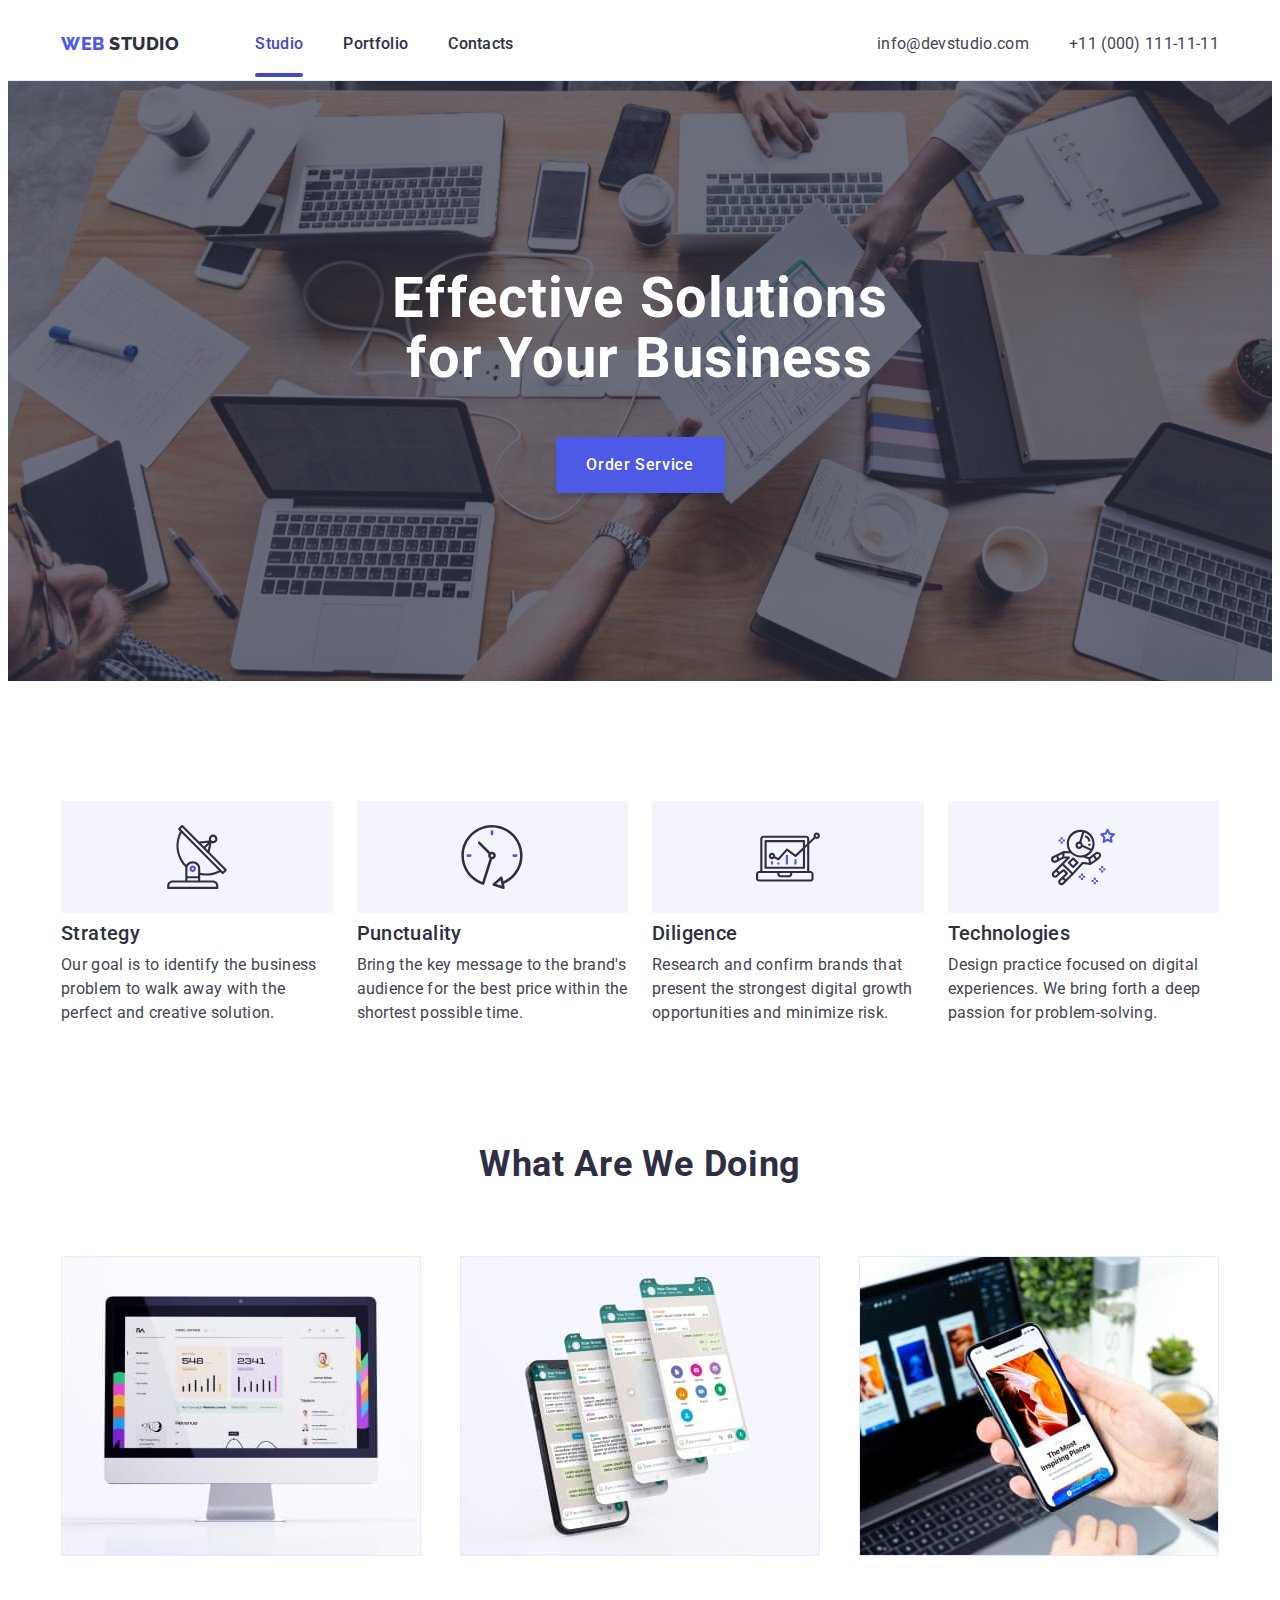
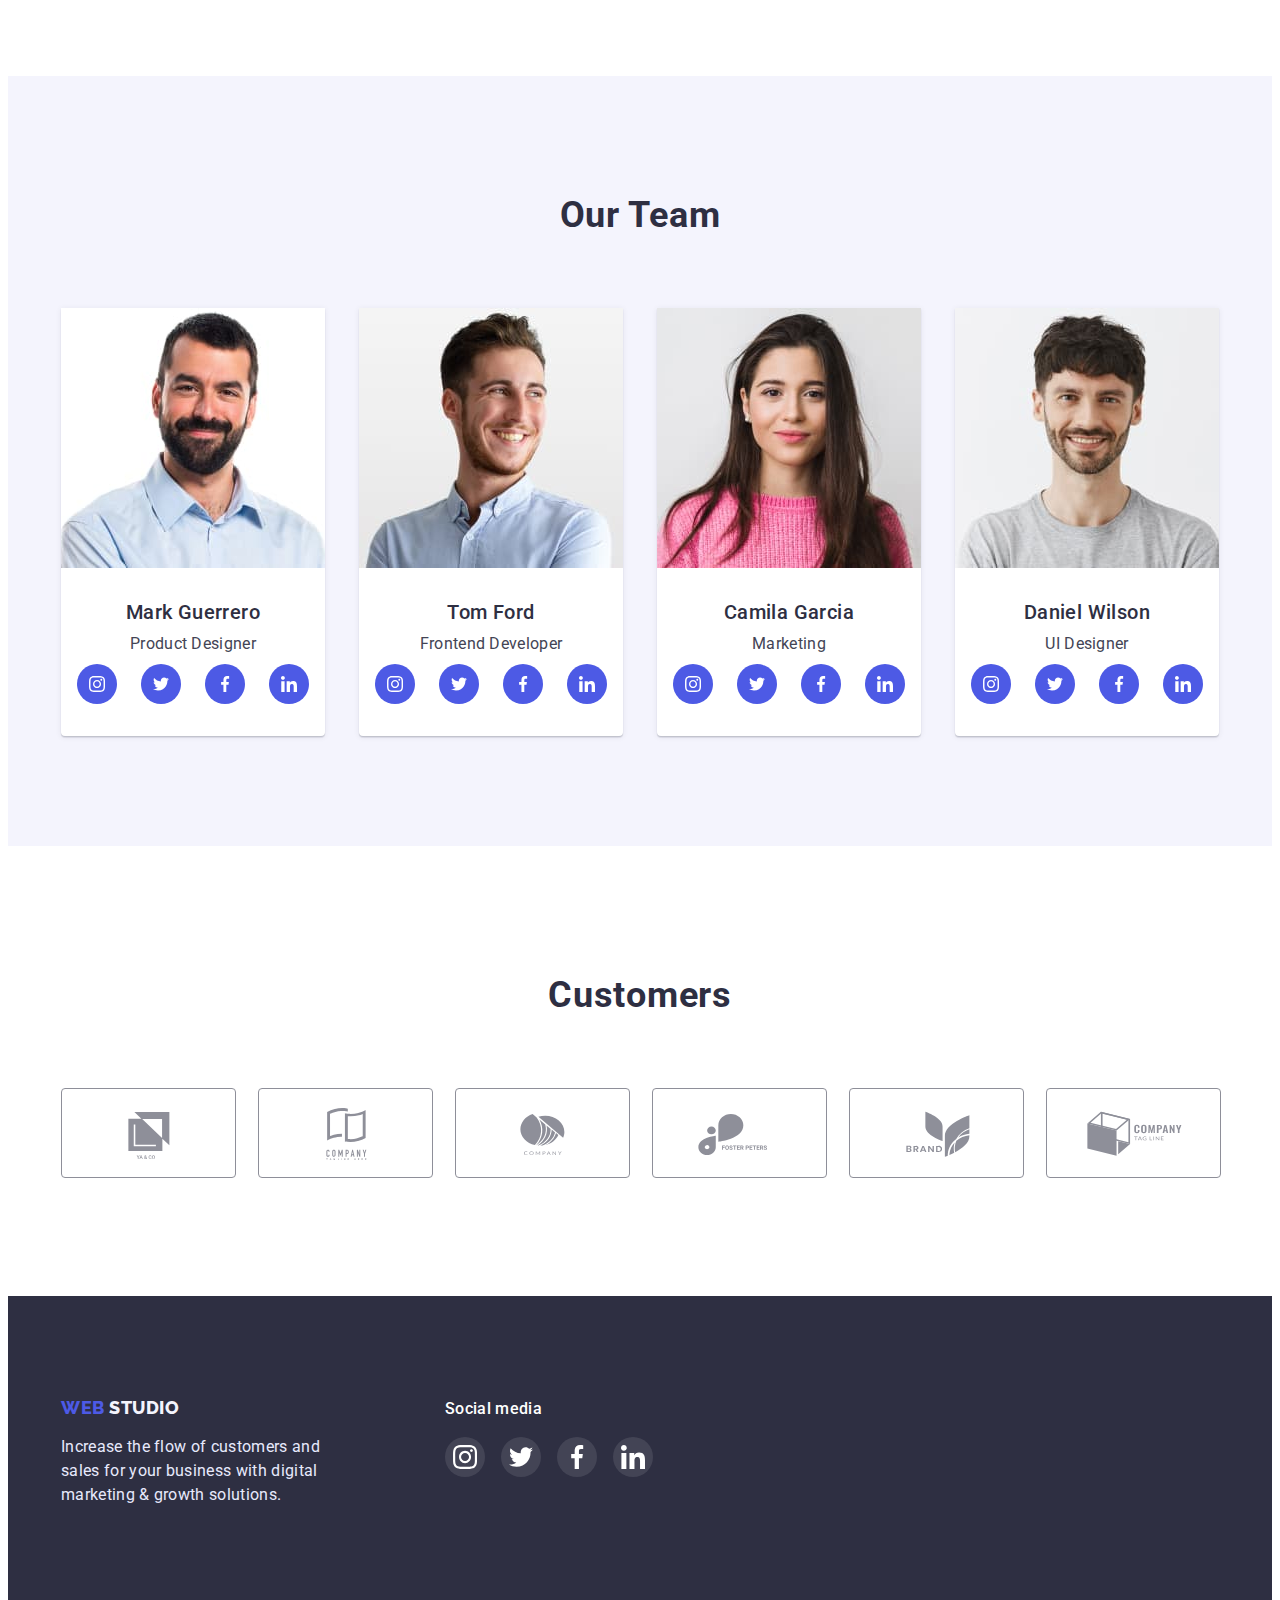
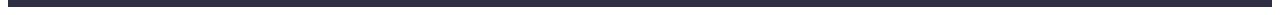
<file: index.html>
<!DOCTYPE html>
<html lang="en">
<head>
    <meta charset="UTF-8">
    <meta http-equiv="X-UA-Compatible" content="IE=edge">
    <meta name="viewport" content="width=device-width, initial-scale=1.0">
    <title>Web studio</title>
    <link rel="stylesheet" href="https://cdnjs.cloudflare.com/ajax/libs/modern-normalize/1.1.0/modern-normalize.min.css" integrity="sha512-wpPYUAdjBVSE4KJnH1VR1HeZfpl1ub8YT/NKx4PuQ5NmX2tKuGu6U/JRp5y+Y8XG2tV+wKQpNHVUX03MfMFn9Q==" crossorigin="anonymous" referrerpolicy="no-referrer" />
    <link rel="preconnect" href="https://fonts.googleapis.com">
    <link rel="preconnect" href="https://fonts.gstatic.com" crossorigin>
    <link href="https://fonts.googleapis.com/css2?family=Raleway:wght@800&family=Roboto:wght@400;500;700;900&display=swap" rel="stylesheet">
    <link rel="preconnect" href="./portfolio.html">
    <link rel="stylesheet" href="./css/styles.css">
</head>
<body>
    <header class="header">
        <div class="container header-container">
            <nav class="header-navigation">
                <a href="./index.html" class="header-logo link">
                    <span class="accent">Web</span>
                    Studio
                </a>
                <ul class="header-list list">
                    <li class="header-item"><a href="./index.html" class="header-link link current">Studio</a></li>
                    <li class="header-item"><a href="./portfolio.html" class="header-link link">Portfolio</a></li>
                    <li class="header-item"><a href="" class="header-link link">Contacts</a></li>
                </ul>
            </nav>
            <address>
                <ul class="header-address list">
                    <li><a href="mailto:info@devstudio.com" class="header-email link">info@devstudio.com</a></li>
                    <li><a href="tel:+110001111111" class="header-phone link">+11 (000) 111-11-11</a></li>
                </ul>
            </address>
        </div>
    </header>
    <main>
        <section class="hero">
            <div class="container">
                <h1 class="hero-title">Effective Solutions for Your Business</h1>
                <button type="button" class="hero-btn" data-modal-open>Order Service</button>
            </div>
        </section>
        <section class="features">
            <div class="container">
                <h2 class="visually-hidden">Features</h2>
                <ul class="features-list list">
                    <li class="features-item">
                        <div class="features-icon-wrap">
                            <svg class="features-icon antenna" width="64" height="64">
                                <use href="./images/icons.svg#icon-antenna"></use>
                            </svg>
                        </div>
                        <h3 class="features-title">Strategy</h3>
                        <p class="features-text">Our goal is to identify the business problem to walk away with the perfect and creative solution. </p>
                    </li>
                    <li class="features-item">
                        <div class="features-icon-wrap">
                            <svg class="features-icon clock" width="64" height="64">
                                <use href="./images/icons.svg#icon-clock"></use>
                            </svg>
                        </div>
                        <h3 class="features-title">Punctuality</h3>
                        <p class="features-text">Bring the key message to the brand's audience for the best price within the shortest possible time.</p>
                    </li>
                    <li class="features-item">
                        <div class="features-icon-wrap">
                            <svg class="features-icon diagram" width="64" height="64">
                                <use href="./images/icons.svg#icon-diagram"></use>
                            </svg>
                        </div>
                        <h3 class="features-title">Diligence</h3>
                        <p class="features-text">Research and confirm brands that present the strongest digital growth opportunities and minimize risk.</p>
                    </li>
                    <li class="features-item">
                        <div class="features-icon-wrap">
                            <svg class="features-icon astronaut" width="64" height="64">
                                <use href="./images/icons.svg#icon-astronaut"></use>
                            </svg>
                        </div>
                        <h3 class="features-title">Technologies</h3>
                        <p class="features-text">Design practice focused on digital experiences. We bring forth a deep passion for problem-solving.</p>
                    </li>
                </ul>
            </div>
        </section>
        <section class="functions">
            <div class="container">
                <h2 class="function-title">What are we doing</h2>
                <ul class="function-list list">
                    <li class="function-item"><img src="./images/img_1.jpg" alt="Website" width="360" height="300"></li>
                    <li class="function-item"><img src="./images/img_2.jpg" alt="Messanger" width="360" height="300"></li>
                    <li class="function-item"><img src="./images/img_3.jpg" alt="Mobile app" width="360" height="300"></li>
                </ul>
            </div>
        </section>
        <section class="team">
            <div class="container">
                <h2 class="team-title">Our team</h2>
                <ul class="team-list list">
                    <li class="team-card">
                        <img src="./images/mark_guerrero.jpg" alt="Mark Guerrero" width="264" height="260">
                        <div class="team-content">
                            <h3 class="team-card-name">Mark Guerrero</h3>
                            <p class="team-card-description">Product Designer</p>
                            <ul class="team-soc-list list">
                                <li class="team-soc-item">
                                    <a href="" class="team-soc-link link">
                                        <svg class="team-soc-icon" width="16" height="16">
                                            <use href="./images/icons.svg#icon-instagram"></use>
                                        </svg>
                                    </a>
                                </li>
                                <li class="team-soc-item">
                                    <a href="" class="team-soc-link link">
                                        <svg class="team-soc-icon" width="16" height="16">
                                            <use href="./images/icons.svg#icon-twitter"></use>
                                        </svg>
                                    </a>
                                </li>
                                <li class="team-soc-item">
                                    <a href="" class="team-soc-link link">
                                        <svg class="team-soc-icon" width="16" height="16">
                                            <use href="./images/icons.svg#icon-facebook"></use>
                                        </svg>
                                    </a>
                                </li>
                                <li class="team-soc-item">
                                    <a href="" class="team-soc-link link">
                                        <svg class="team-soc-icon" width="16" height="16">
                                            <use href="./images/icons.svg#icon-linkedin"></use>
                                        </svg>
                                    </a>
                                </li>
                            </ul>
                        </div>
                    </li>
                    <li class="team-card">                    
                        <img src="./images/tom_ford.jpg" alt="Tom Ford" width="264" height="260">
                        <div class="team-content">
                            <h3 class="team-card-name">Tom Ford</h3>
                            <p class="team-card-description">Frontend Developer</p>
                            <ul class="team-soc-list list">
                                <li class="team-soc-item">
                                    <a href="" class="team-soc-link link">
                                        <svg class="team-soc-icon" width="16" height="16">
                                            <use href="./images/icons.svg#icon-instagram"></use>
                                        </svg>
                                    </a>
                                </li>
                                <li class="team-soc-item">
                                    <a href="" class="team-soc-link link">
                                        <svg class="team-soc-icon" width="16" height="16">
                                            <use href="./images/icons.svg#icon-twitter"></use>
                                        </svg>
                                    </a>
                                </li>
                                <li class="team-soc-item">
                                    <a href="" class="team-soc-link link">
                                        <svg class="team-soc-icon" width="16" height="16">
                                            <use href="./images/icons.svg#icon-facebook"></use>
                                        </svg>
                                    </a>
                                </li>
                                <li class="team-soc-item">
                                    <a href="" class="team-soc-link link">
                                        <svg class="team-soc-icon" width="16" height="16">
                                            <use href="./images/icons.svg#icon-linkedin"></use>
                                        </svg>
                                    </a>
                                </li>
                            </ul>
                        </div>
                    </li>
                    <li class="team-card">
                        <img src="./images/camila_garcia.jpg" alt="Camila Garcia" width="264" height="260">
                        <div class="team-content">
                            <h3 class="team-card-name">Camila Garcia</h3>
                            <p class="team-card-description">Marketing</p>
                            <ul class="team-soc-list list">
                                <li class="team-soc-item">
                                    <a href="" class="team-soc-link link">
                                        <svg class="team-soc-icon" width="16" height="16">
                                            <use href="./images/icons.svg#icon-instagram"></use>
                                        </svg>
                                    </a>
                                </li>
                                <li class="team-soc-item">
                                    <a href="" class="team-soc-link link">
                                        <svg class="team-soc-icon" width="16" height="16">
                                            <use href="./images/icons.svg#icon-twitter"></use>
                                        </svg>
                                    </a>
                                </li>
                                <li class="team-soc-item">
                                    <a href="" class="team-soc-link link">
                                        <svg class="team-soc-icon" width="16" height="16">
                                            <use href="./images/icons.svg#icon-facebook"></use>
                                        </svg>
                                    </a>
                                </li>
                                <li class="team-soc-item">
                                    <a href="" class="team-soc-link link">
                                        <svg class="team-soc-icon" width="16" height="16">
                                            <use href="./images/icons.svg#icon-linkedin"></use>
                                        </svg>
                                    </a>
                                </li>
                            </ul>
                        </div>
                    </li>
                    <li class="team-card">
                        <img src="./images/daniel_wilson.jpg" alt="Daniel Wilson" width="264" height="260">
                        <div class="team-content">
                            <h3 class="team-card-name">Daniel Wilson</h3>
                            <p class="team-card-description">UI Designer</p>
                            <ul class="team-soc-list list">
                                <li class="team-soc-item">
                                    <a href="" class="team-soc-link link">
                                        <svg class="team-soc-icon" width="16" height="16">
                                            <use href="./images/icons.svg#icon-instagram"></use>
                                        </svg>
                                    </a>
                                </li>
                                <li class="team-soc-item">
                                    <a href="" class="team-soc-link link">
                                        <svg class="team-soc-icon" width="16" height="16">
                                            <use href="./images/icons.svg#icon-twitter"></use>
                                        </svg>
                                    </a>
                                </li>
                                <li class="team-soc-item">
                                    <a href="" class="team-soc-link link">
                                        <svg class="team-soc-icon" width="16" height="16">
                                            <use href="./images/icons.svg#icon-facebook"></use>
                                        </svg>
                                    </a>
                                </li>
                                <li class="team-soc-item">
                                    <a href="" class="team-soc-link link">
                                        <svg class="team-soc-icon" width="16" height="16">
                                            <use href="./images/icons.svg#icon-linkedin"></use>
                                        </svg>
                                    </a>
                                </li>
                            </ul>
                        </div>
                    </li>
                </ul>
            </div>
        </section>
        <section class="customers">
            <div class="container">
                <h2 class="customer-title">Customers</h2>
                <ul class="customer-list list">
                    <li class="customer-item">
                        <a href="" class="customer-link link">
                            <svg class="customer-icon" width="104" height="56">
                                <use href="./images/icons.svg#icon-Logo-1"></use>
                            </svg>
                        </a>
                    </li>
                    <li class="customer-item">
                        <a href="" class="customer-link link">
                            <svg class="customer-icon" width="104" height="56">
                                <use href="./images/icons.svg#icon-Logo-2"></use>
                            </svg>
                        </a>
                    </li>
                    <li class="customer-item">
                        <a href="" class="customer-link link">
                            <svg class="customer-icon" width="104" height="56">
                                <use href="./images/icons.svg#icon-Logo-3"></use>
                            </svg>
                        </a>
                    </li>
                    <li class="customer-item">
                        <a href="" class="customer-link link">
                            <svg class="customer-icon" width="104" height="56">
                                <use href="./images/icons.svg#icon-Logo-4"></use>
                            </svg>
                        </a>
                    </li>
                    <li class="customer-item">
                        <a href="" class="customer-link link">
                            <svg class="customer-icon" width="104" height="56">
                                <use href="./images/icons.svg#icon-Logo-5"></use>
                            </svg>
                        </a>
                    </li>
                    <li class="customer-item">
                        <a href="" class="customer-link link">
                            <svg class="customer-icon" width="104" height="56">
                                <use href="./images/icons.svg#icon-Logo-6"></use>
                            </svg>
                        </a>
                    </li>
                </ul>
            </div>
        </section>
    </main>
    <footer class="footer">
        <div class="container footer-content">
            <div class="">
                <a href="./index.html" class="header-logo logo-footer link">
                    <span class="accent">Web</span>
                    Studio
                </a>
                <p class="footer-text">
                    Increase the flow of customers and sales for your business with digital marketing & growth solutions.
                </p>
            </div>
            <div class="social-links">
                <p class="social-links-text">Social media</p>
                <ul class="social-links-list list">
                    <li class="social-links-item">
                        <a href="" class="social-links-link link">
                            <svg class="social-links-icon" width="24" height="24">
                                <use href="./images/icons.svg#icon-instagram"></use>
                            </svg>
                        </a>
                    </li>
                    <li class="social-links-item">
                        <a href="" class="social-links-link link">
                            <svg class="social-links-icon" width="24" height="24">
                                <use href="./images/icons.svg#icon-twitter"></use>
                            </svg>
                        </a>
                    </li>
                    <li class="social-links-item">
                        <a href="" class="social-links-link link">
                            <svg class="social-links-icon" width="24" height="24">
                                <use href="./images/icons.svg#icon-facebook"></use>
                            </svg>
                        </a>
                    </li>
                    <li class="social-links-item">
                        <a href="" class="social-links-link link">
                            <svg class="social-links-icon" width="24" height="24">
                                <use href="./images/icons.svg#icon-linkedin"></use>
                            </svg>
                        </a>
                    </li>
                </ul>
            </div>
        </div>
    </footer>
    <div class="backdrop is-hidden" data-modal>
        <div class="modal">
            <button class="modal-close" type="button" data-modal-close>
                <svg class="icon-close" width="8" height="8">
                    <use href="./images/icons.svg#icon-close-black-18dp"></use>
                </svg>
            </button>
        </div>
    </div>
    <script src="./js/modal.js"></script>
</body>
</html>
</file>
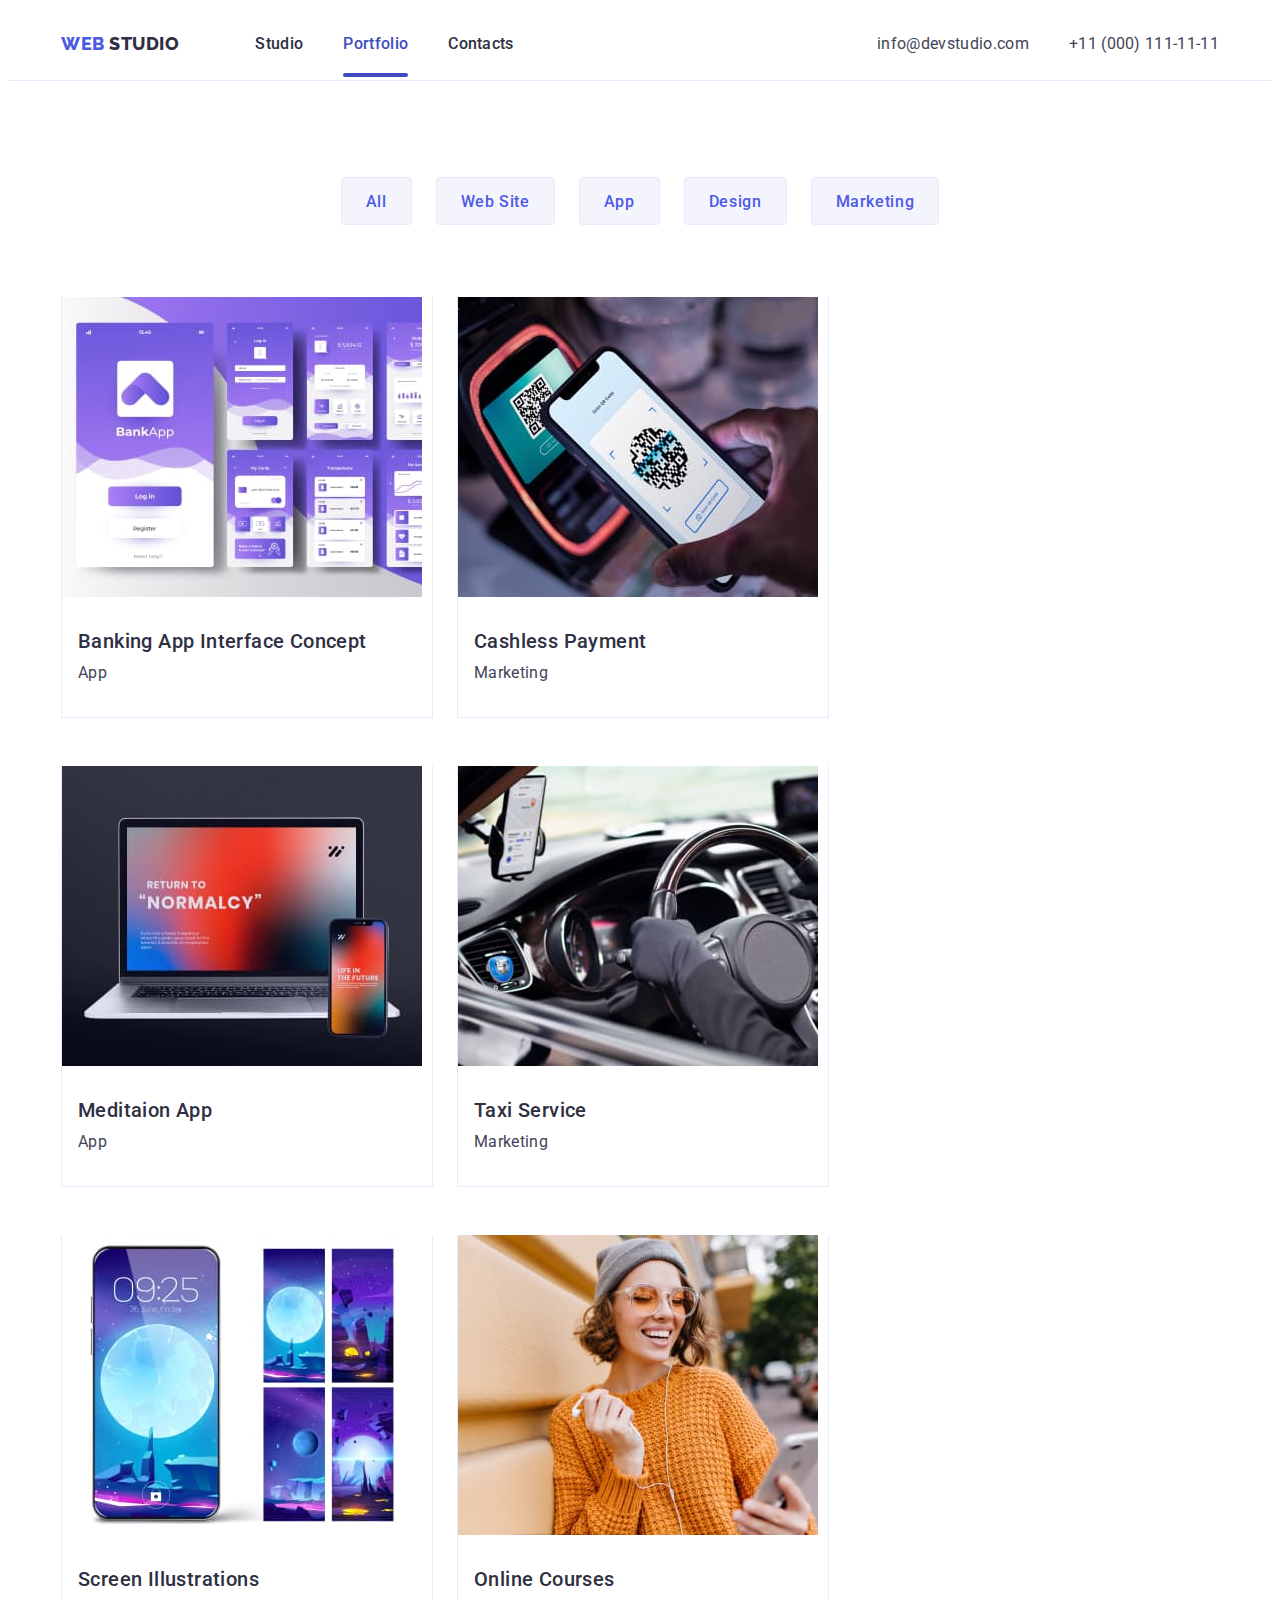
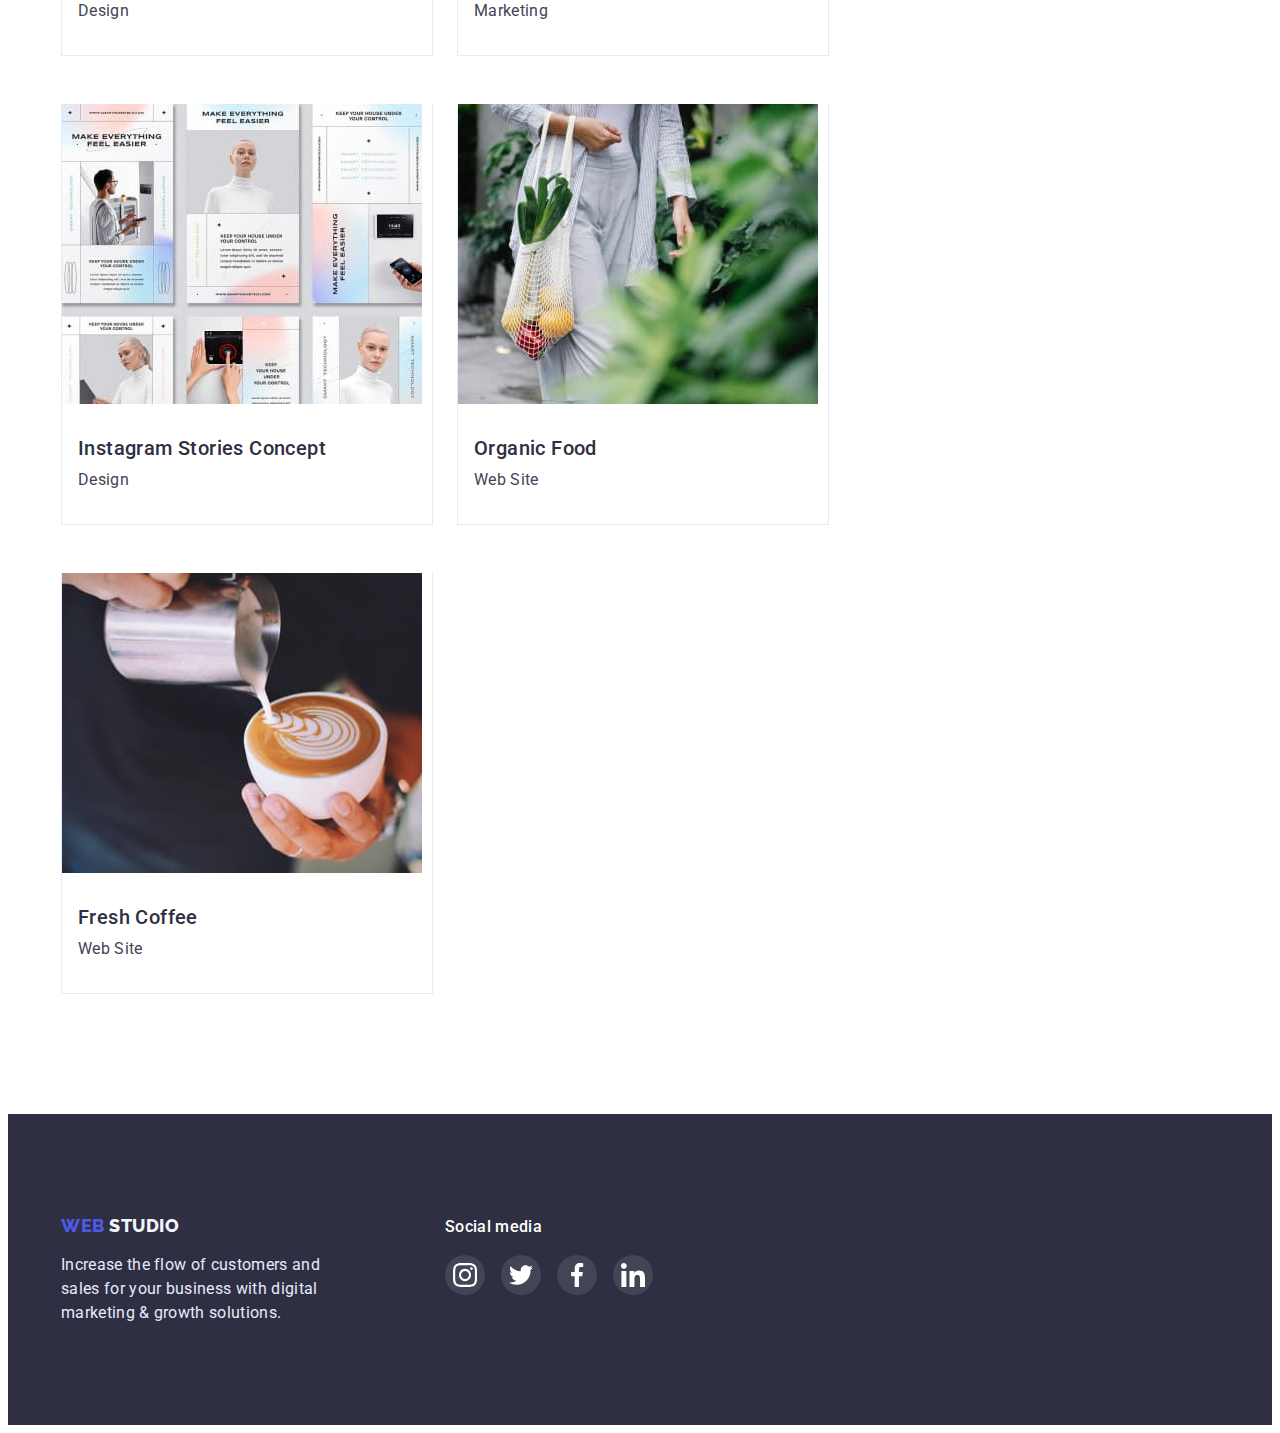
<file: portfolio.html>
<!DOCTYPE html>
<html lang="en">
<head>
    <meta charset="UTF-8">
    <meta http-equiv="X-UA-Compatible" content="IE=edge">
    <meta name="viewport" content="width=device-width, initial-scale=1.0">
    <title>Portfolio</title>
    <link rel="stylesheet" href="https://cdnjs.cloudflare.com/ajax/libs/modern-normalize/1.1.0/modern-normalize.min.css" integrity="sha512-wpPYUAdjBVSE4KJnH1VR1HeZfpl1ub8YT/NKx4PuQ5NmX2tKuGu6U/JRp5y+Y8XG2tV+wKQpNHVUX03MfMFn9Q==" crossorigin="anonymous" referrerpolicy="no-referrer" />
    <link rel="preconnect" href="https://fonts.googleapis.com">
    <link rel="preconnect" href="https://fonts.gstatic.com" crossorigin>
    <link href="https://fonts.googleapis.com/css2?family=Raleway:wght@800&family=Roboto:wght@400;500;700;900&display=swap" rel="stylesheet">
    <link rel="preconnect" href="./index.html">
    <link rel="stylesheet" href="./css/styles.css">
</head>
<body>
    <header class="header">
        <div class="container header-container">
            <nav class="header-navigation">
                <a href="./index.html" class="header-logo link">
                    <span class="accent">Web</span>
                    Studio
                </a>
                <ul class="header-list list">
                    <li class="header-item"><a href="./index.html" class="header-link link">Studio</a></li>
                    <li class="header-item"><a href="./portfolio.html" class="header-link link current">Portfolio</a></li>
                    <li class="header-item"><a href="" class="header-link link">Contacts</a></li>
                </ul>
            </nav>
            <address>
                <ul class="header-address list">
                    <li><a href="mailto:info@devstudio.com" class="header-email link">info@devstudio.com</a></li>
                    <li><a href="tel:+110001111111" class="header-phone link">+11 (000) 111-11-11</a></li>
                </ul>
            </address>
        </div>
    </header>
    <main>
        <section class="portfolio">
            <div class="container">
                <h2 class="btn-title visually-hidden">Buttons</h2>
                <ul class="btn-list list">
                    <li class="btn-item">
                        <button type="button"  class="btn">All</button>
                    </li>
                    <li class="btn-item">
                        <button type="button"  class="btn">Web Site</button>
                    </li>
                    <li class="btn-item">
                        <button type="button"  class="btn">App</button>
                    </li>
                    <li class="btn-item">
                        <button type="button"  class="btn">Design</button>
                    </li>
                    <li class="btn-item">
                        <button type="button" class="btn">Marketing</button>
                    </li>
                </ul>
                <h2 class="product visually-hidden">Products</h2>
                <ul class="product-list list">
                    <li class="product-item">
                        <div class="product-top-wrap">
                            <img src="./images/banking_app.jpg" alt="Banking App Interface Concept" width="360" height="300">
                            <p class="product-top-text">
                                14 Stylish and User-Friendly App Design Concepts · Task Manager App · Calorie Tracker App · Exotic Fruit Ecommerce App · Cloud Storage App
                            </p>
                        </div>
                        <div class="product-content">
                            <h3 class="product-title">Banking App Interface Concept</h3>
                            <p class="product-text">App</p>
                        </div>
                    </li>
                    <li class="product-item">
                        <div class="product-top-wrap">
                            <img src="./images/cashless_payment.jpg" alt="Cashless Payment" width="360" height="300">
                            <p class="product-top-text">
                                14 Stylish and User-Friendly App Design Concepts · Task Manager App · Calorie Tracker App · Exotic Fruit Ecommerce App · Cloud Storage App
                            </p>
                        </div>
                        <div class="product-content">
                            <h3 class="product-title">Cashless Payment</h3>
                            <p class="product-text">Marketing</p>
                        </div>
                    </li>
                    <li class="product-item">
                        <div class="product-top-wrap">
                            <img src="./images/meditation_app.jpg" alt="Meditaion App" width="360" height="300">
                            <p class="product-top-text">
                                14 Stylish and User-Friendly App Design Concepts · Task Manager App · Calorie Tracker App · Exotic Fruit Ecommerce App · Cloud Storage App
                            </p>
                        </div>
                        <div class="product-content">
                            <h3 class="product-title">Meditaion App</h3>
                            <p class="product-text">App</p>
                        </div>
                    </li>
                    <li class="product-item">
                        <div class="product-top-wrap">
                            <img src="./images/taxi_service.jpg" alt="Taxi Service" width="360" height="300">
                            <p class="product-top-text">
                                14 Stylish and User-Friendly App Design Concepts · Task Manager App · Calorie Tracker App · Exotic Fruit Ecommerce App · Cloud Storage App
                            </p>
                        </div>
                        <div class="product-content">
                            <h3 class="product-title">Taxi Service</h3>
                            <p class="product-text">Marketing</p>
                        </div>
                    </li>
                    <li class="product-item">
                        <div class="product-top-wrap">
                            <img src="./images/screen_illustrations.jpg" alt="Screen Illustrations" width="360" height="300">
                            <p class="product-top-text">
                                14 Stylish and User-Friendly App Design Concepts · Task Manager App · Calorie Tracker App · Exotic Fruit Ecommerce App · Cloud Storage App
                            </p>
                        </div>
                        <div class="product-content">
                            <h3 class="product-title">Screen Illustrations</h3>
                            <p class="product-text">Design</p>
                        </div>
                    </li>
                    <li class="product-item">
                        <div class="product-top-wrap">
                            <img src="./images/online_courses.jpg" alt="Online Courses" width="360" height="300">
                            <p class="product-top-text">
                                14 Stylish and User-Friendly App Design Concepts · Task Manager App · Calorie Tracker App · Exotic Fruit Ecommerce App · Cloud Storage App
                            </p>
                        </div>
                        <div class="product-content">
                            <h3 class="product-title">Online Courses</h3>
                            <p class="product-text">Marketing</p>
                        </div>
                    </li>
                    <li class="product-item">
                        <div class="product-top-wrap">
                            <img src="./images/instagram_stories.jpg" alt="Instagram Stories Concept" width="360" height="300">
                            <p class="product-top-text">
                                14 Stylish and User-Friendly App Design Concepts · Task Manager App · Calorie Tracker App · Exotic Fruit Ecommerce App · Cloud Storage App
                            </p>
                        </div>
                        <div class="product-content">
                            <h3 class="product-title">Instagram Stories Concept</h3>
                            <p class="product-text">Design</p>
                        </div>
                    </li>
                    <li class="product-item">
                        <div class="product-top-wrap">
                            <img src="./images/organic_food.jpg" alt="Organic Food" width="360" height="300">
                            <p class="product-top-text">
                                14 Stylish and User-Friendly App Design Concepts · Task Manager App · Calorie Tracker App · Exotic Fruit Ecommerce App · Cloud Storage App
                            </p>
                        </div>
                        <div class="product-content">
                            <h3 class="product-title">Organic Food</h3>
                            <p class="product-text">Web Site</p>
                        </div>
                    </li>
                    <li class="product-item">
                        <div class="product-top-wrap">
                            <img src="./images/fresh_coffee.jpg" alt="Fresh Coffee" width="360" height="300">
                            <p class="product-top-text">
                                14 Stylish and User-Friendly App Design Concepts · Task Manager App · Calorie Tracker App · Exotic Fruit Ecommerce App · Cloud Storage App
                            </p>
                        </div>
                        <div class="product-content">
                            <h3 class="product-title">Fresh Coffee</h3>
                            <p class="product-text">Web Site</p>
                        </div>
                    </li>
                </ul>
            </div>
        </section>
    </main>
    <footer class="footer">
        <div class="container footer-content">
            <div class="">
                <a href="./index.html" class="header-logo logo-footer link">
                    <span class="accent">Web</span>
                    Studio
                </a>
                <p class="footer-text">
                    Increase the flow of customers and sales for your business with digital marketing & growth solutions.
                </p>
            </div>
            <div class="social-links">
                <p class="social-links-text">Social media</p>
                <ul class="social-links-list list">
                    <li class="social-links-item">
                        <a href="" class="social-links-link link">
                            <svg class="social-links-icon" width="24" height="24">
                                <use href="./images/icons.svg#icon-instagram"></use>
                            </svg>
                        </a>
                    </li>
                    <li class="social-links-item">
                        <a href="" class="social-links-link link">
                            <svg class="social-links-icon" width="24" height="24">
                                <use href="./images/icons.svg#icon-twitter"></use>
                            </svg>
                        </a>
                    </li>
                    <li class="social-links-item">
                        <a href="" class="social-links-link link">
                            <svg class="social-links-icon" width="24" height="24">
                                <use href="./images/icons.svg#icon-facebook"></use>
                            </svg>
                        </a>
                    </li>
                    <li class="social-links-item">
                        <a href="" class="social-links-link link">
                            <svg class="social-links-icon" width="24" height="24">
                                <use href="./images/icons.svg#icon-linkedin"></use>
                            </svg>
                        </a>
                    </li>
                </ul>
            </div>
        </div>
    </footer>
</body>
</html>
</file>
<file: css/styles.css>
:root {
    --bg-color: #FFFFFF;
    --text-color: #434455;
    --title-color:#2E2F42;
    --link-color: #434455;
    --btn-color: #4D5AE5;
    --btn-bg-color: #F4F4FD;
    --gra: linear-gradient(
        rgba(46, 47, 66, 0.7), 
        rgba(46, 47, 66, 0.7));
    --accent-color: #404BBF;
}


body {
    font-family: 'Roboto', sans-serif;
    color: var(--text-color);
    background: var(--bg-color);
}

h1,
h2,
h3,
h4,
h5,
h6,
p {
    margin: 0;
}

ul {
    margin: 0;
    padding-left: 0;
}

img {
    display: block;
    max-width: 100%;
    height: auto;
}

.list {
    list-style: none;
}
.link {
    text-decoration: none;
}

.container {
    max-width: 1158px;
    padding: 0 15px;
    margin: 0 auto;
    /*outline: 2px solid crimson;*/
}

/*------------------ HEADER -------------------*/

.header {
    padding-top: 24px;
    padding-bottom: 24px;
    background: #FFFFFF;
    border-bottom: 1px solid #E7E9FC;
}

.header-container {
    display: flex;
}

.header-navigation {
    display: flex;
    margin-right: auto;
}

.header-list {
    display: flex;
    gap: 40px;
}

.header-logo {
    font-family: 'Raleway', sans-serif;
    font-weight: 800;
    font-size: 18px;
    line-height: 1.3;
    letter-spacing: 0.03em;
    text-transform: uppercase;
    color: #2E2F42;
    margin-right: 76px;
}
.header-logo .accent {
    color: #4D5AE5;
}
.header-link {
    font-weight: 500;
    font-size: 16px;
    line-height: 1.5;
    letter-spacing: 0.02em;
    color: #2E2F42;
    transition: color 250ms cubic-bezier(0.4, 0, 0.2, 1);
}
.header-link:hover,
.header-link:focus,
.header-link:active  {
    color: var(--accent-color);
}

.header-email {
    font-style: normal;
    font-size: 16px;
    line-height: 1.5;
    letter-spacing: 0.02em;
    color: var(--link-color);
    margin-right: 40px;
    transition: color 250ms cubic-bezier(0.4, 0, 0.2, 1);
}
.header-email:hover,
.header-email:focus,
.header-email:active {
    color: var(--accent-color);
}

.header-phone {
    font-style: normal;
    font-size: 16px;
    line-height: 1.5;
    letter-spacing: 0.02em;
    color: var(--link-color);
}

.header-address {
    display: flex;
}

.current {
    color: var(--accent-color);
    position:relative;
}

.current::after {
    content: '';
    position: absolute;
    left: 0;
    bottom: -24px;
    width: 100%;
    height: 4px;
    border-radius: 2px;
    background-color: var(--accent-color);
}

/*------------------ HERO -------------------*/


.hero {
    max-width: 1440px;
    background: #2E2F42;
    background-image: var(--gra), url(../images/hero-bg.jpg);
    color: #FFFFFF;
    padding-top: 188px;
    padding-bottom: 188px;
    text-align: center;
    margin: 0 auto;
}
.hero-title {
    font-size: 56px;
    line-height: 1.07;
    letter-spacing: 0.02em;
    margin-bottom: 48px;
    max-width: 500px;
    margin-left: auto;
    margin-right: auto;
}
.hero-btn {
    min-width: 169px;
    height: 56px;
    font-family: inherit;
    font-weight: 500;
    font-size: 16px;
    line-height: 1.5;
    letter-spacing: 0.04em;
    color: #FFFFFF;
    background: #4D5AE5;
    box-shadow: 0px 4px 4px rgba(0, 0, 0, 0.15);
    border-color: transparent;
    border-radius: 4px;
    cursor: pointer;
    margin-left: auto;
    margin-right: auto;
    transition: background-color 250ms cubic-bezier(0.4, 0, 0.2, 1),
                box-shadow 250ms cubic-bezier(0.4, 0, 0.2, 1);
}
.hero-btn:hover {
    background-color: #404BBF;
    box-shadow: 0px 4px 4px rgba(0, 0, 0, 0.15);
    border-radius: 4px;
}

/*------------------ SECTION 1 -------------------*/

.visually-hidden {
    position: absolute;
    white-space: nowrap;
    width: 1px;
    height: 1px;
    overflow: hidden;
    border: 0;
    padding: 0;
    clip: rect(0 0 0 0);
    clip-path: inset(50%);
    margin: -1px;
}

.features {
    padding-top: 120px;
    padding-bottom: 120px;
}

.features-list {
    display: flex;
    gap: 24px;
    flex-basis: calc((100% - 3*24px)/4);
}

.features-item {
    flex-basis: calc((100% - 3*24px)/4);
}

.features-title {
    font-weight: 500;
    font-size: 20px;
    line-height: 1.2;
    letter-spacing: 0.02em;
    margin-bottom: 8px;
    color: var(--title-color);
}
.features-text {
    font-size: 16px;
    line-height: 1.5;
    letter-spacing: 0.02em;
    color: var(--text-color);
}

.features-icon-wrap {
    width: auto;
    height: 112px;
    display: flex;
    justify-content: center;
    align-items: center;
    margin-bottom: 8px;
    background-color: #F4F4FD;
}


.astronaut {
    animation-name: spin;
    animation-duration: 5s;
    animation-timing-function: linear;
    animation-iteration-count: infinite;
}


.astronaut:is(:hover, :focus,) {
    animation-play-state: paused;
}

.clock:is(:hover, :focus,) {
    animation-name: spin;
    animation-duration: 5s;
    animation-timing-function: linear;
    animation-iteration-count: infinite;
}

.antenna:is(:hover, :focus,) {
    animation: rotateY 3000ms infinite alternate backwards ease-in-out;
}

.diagram:is(:hover, :focus,) {
    animation: rotateX 1500ms infinite alternate ease-in-out;
}


@keyframes spin {
    0% {
    transform: rotate(0deg);
    }

    100% {
    transform: rotate(360deg);
    }
}

@keyframes rotateY {
    50% {
    transform: perspective(400px) rotateY(30deg);
    }

    100% {
    transform: perspective(400px) rotateY(-30deg);
    }
}

@keyframes rotateX {
    0% {
        transform: perspective(400px) rotateX(0deg);
    }
    
    100% {
        transform: perspective(400px) rotateX(45deg);
    }
}


/*------------------ SECTION 2 -------------------*/

.functions {
    padding-bottom: 120px;
}
.function-title {
    font-size: 36px;
    line-height: 1.1;
    letter-spacing: 0.02em;
    text-transform: capitalize;
    margin-bottom: 72px;
    text-align: center;
    color: var(--title-color);
}

.function-list {
    display: flex;
    justify-content: space-between;
    flex-basis: calc((100% - 2*24px)/3);
    gap: 24px;
}

/*------------------ SECTION 3 -------------------*/

.team {
    background: #F4F4FD;
    padding-top: 120px;
    padding-bottom: 110px;
}

.team-list {
    display: flex;
    justify-content: space-between;
    flex-basis: calc((100% - 3*24px)/4);
    gap: 24px;
}

.team-content {
    padding-top: 32px;
    padding-bottom: 32px;
    text-align: center;
}

.team-title {
    font-size: 36px;
    line-height: 1.1;
    letter-spacing: 0.02em;
    text-transform: capitalize;
    margin-bottom: 72px;
    text-align: center;
    color: var(--title-color);
    
}

.team-card {
    background: #FFFFFF;
    box-shadow: 0px 1px 6px rgba(46, 47, 66, 0.08),
                0px 1px 1px rgba(46, 47, 66, 0.16), 
                0px 2px 1px rgba(46, 47, 66, 0.08);
    border-radius: 0px 0px 4px 4px;
}

.team-card-name {
    font-weight: 500;
    font-size: 20px;
    line-height: 1.2;
    letter-spacing: 0.02em;
    margin-bottom: 8px;
    color: var(--title-color);
}

.team-card-description {
    font-size: 16px;
    line-height: 1.5;
    letter-spacing: 0.02em;
    color: var(--text-color);
    margin-bottom: 8px;
}

.team-soc-list {
    display: flex;
    justify-content: center;
    gap: 24px;
}

.team-soc-item {
    width: 40px;
    height: 40px;
}

.team-soc-link {
    width: 100%;
    height: 100%;
    background-color: #4D5AE5;
    display: flex;
    align-items: center;
    justify-content: center;
    border-radius: 50%;
    transition: background-color 250ms cubic-bezier(0.4, 0, 0.2, 1);
}

.team-soc-icon {
    fill:#FFFFFF;
}

.team-soc-link:is(:hover, :focus) {
    background-color: var(--accent-color);
}

/*------------------ CUSTOMERS -------------------*/

.customers {
    padding-top: 130px;
    padding-bottom: 120px;
}

.customer-title {
    font-size: 36px;
    line-height: 1.1;
    letter-spacing: 0.02em;
    text-transform: capitalize;
    margin-bottom: 72px;
    text-align: center;
    color: var(--title-color);
}

.customer-list {
    display: flex;
    gap: 24px;
}

.customer-item {
    width: calc((100% - 5*24px)/6);
    height: 88px;
}
.customer-link {
    width: 100%;
    height: 100%;
    border: 1px solid #8E8F99;
    border-radius: 4px;
    display: flex;
    align-items: center;
    justify-content: center;
    color: #8E8F99;
    transition: color 250ms cubic-bezier(0.4, 0, 0.2, 1),
                border-color 250ms cubic-bezier(0.4, 0, 0.2, 1);
}

.customer-link:is(:hover, :focus) {
    border-color: var(--accent-color);
    color: var(--accent-color);
}

.customer-icon {
    fill: currentColor;
}



/*------------------ FOOTER -------------------*/


.footer {
    background: #2E2F42;
    color: #F4F4FD;
    padding-top: 100px;
    padding-bottom: 100px;
}
.footer-text {
    max-width: 264px;
    font-size: 16px;
    line-height: 1.5;
    letter-spacing: 0.02em;
    padding-top: 16px;
    color: #E7E9FC;
}

.footer-content {
    display: flex;
    align-items: baseline;
}

.logo-footer {
    color: #F4F4FD;
}

.social-links {
    margin-left: 120px;
}
.social-links-text {
    font-weight: 500;
    font-size: 16px;
    line-height: 1.5;
    letter-spacing: 0.02em;
    color: #FFFFFF;
    margin-bottom: 16px;
}
.social-links-list {
    display: flex;
    gap: 16px;
}

.social-links-item {
    width: 40px;
    height: 40px;
    
}
.social-links-link {
    width: 100%;
    height: 100%;
    background-color: rgba(255, 255, 255, 0.1);
    display: flex;
    align-items: center;
    justify-content: center;
    border-radius: 50%;
    transition: background-color 250ms cubic-bezier(0.4, 0, 0.2, 1);
}

.social-links-icon {
    fill:#FFFFFF;
    
}

.social-links-link:is(:hover, :focus) {
    background-color: #31D0AA;
}

/*------------------ PORTFOLIO -------------------*/


/*------------------ BUTTONS -------------------*/


.btn-list {
    display: flex;
    gap: 24px;
    flex-basis: calc((100% - 4*24px)/5);
    justify-content: center;
    margin-bottom: 72px;
}

.btn {
    min-width: 69px;
    height: 48px;
    font-family: inherit;
    font-weight: 500;
    font-size: 16px;
    line-height: 1.5;
    letter-spacing: 0.04em;
    color: var(--btn-color);
    background: var(--btn-bg-color);
    border: 1px solid #E7E9FC;
    border-radius: 4px;
    cursor: pointer;
    margin-left: auto;
    margin-right: auto;
    padding: 12px 24px;
    transition: color 250ms cubic-bezier(0.4, 0, 0.2, 1), 
                background-color 250ms cubic-bezier(0.4, 0, 0.2, 1),
                box-shadow 250ms cubic-bezier(0.4, 0, 0.2, 1);
}

.btn:is(:hover, :focus) {
    color: #FFFFFF;
    background-color: #404BBF;
    box-shadow: 0px 3px 1px rgba(0, 0, 0, 0.1), 0px 2px 1px rgba(0, 0, 0, 0.08), 0px 2px 2px rgba(0, 0, 0, 0.12);
    border-radius: 4px;
}


/*------------------ PRODUCTS -------------------*/

.portfolio {
    padding-top: 96px;
    padding-bottom: 120px;
}

.product-list {
    display: flex;
    flex-wrap: wrap;
    column-gap: 24px;
    row-gap: 48px;
}

.product-item {
    gap: 8px;
    border: 1px solid #E7E9FC;
    border-top: none;
    flex-basis: calc((100% - 2*24px)/3);
    transition: box-shadow 250ms cubic-bezier(0.4, 0, 0.2, 1);
}

.product-item:is(:hover, :focus) {
    box-shadow: 0px 1px 6px rgba(46, 47, 66, 0.08), 
                0px 1px 1px rgba(46, 47, 66, 0.16), 
                0px 2px 1px rgba(46, 47, 66, 0.08);
}

.product-item:hover .product-top-text {
    transform: translateY(0%);
}

.product-content {
    padding: 32px 16px;
}

.product-title {
    font-weight: 500;
    font-size: 20px;
    line-height: 1.2;
    letter-spacing: 0.02em;
    margin-bottom: 8px;
    color: var(--title-color)
}
.product-text {
    font-size: 16px;
    line-height: 1.5;
    letter-spacing: 0.02em;
    color: var(--text-color);
}

.product-top-wrap {
    position: relative;
    overflow: hidden;
}

.product-top-text {
    position: absolute;
    top: 0;
    font-size: 16px;
    line-height: 1.5;
    letter-spacing: 0.02em;
    color: #F4F4FD;
    background-color: #4D5AE5;
    padding-top: 40px;
    padding-left: 32px;
    padding-right: 32px;
    height: 100%;
    transform: translateY(100%);
    transition: transform 250ms cubic-bezier(0.4, 0, 0.2, 1);
    overflow: auto;
}

/*------------------ MODAL -------------------*/


.backdrop {
    position: fixed;
    top: 0;
    width: 100%;
    height: 100%;
    background-color: rgba(46, 47, 66, 0.4);
    transition: opacity 250ms cubic-bezier(0.4, 0, 0.2, 1),
                visibility 250ms cubic-bezier(0.4, 0, 0.2, 1);
}

.is-hidden {
    opacity: 0;
    visibility: hidden;
    pointer-events: none;
}

.modal {
    position: absolute;
    top: 50%;
    left: 50%;
    transform: translate(-50%, -50%) scaleY(1);
    width: 408px;
    min-height: 576px;
    background-color: #FCFCFC;
    box-shadow: 0px 1px 1px rgba(0, 0, 0, 0.14), 
                0px 1px 3px rgba(0, 0, 0, 0.12), 
                0px 2px 1px rgba(0, 0, 0, 0.2);
    border-radius: 4px;
    padding: 24px;
    transition: transform 1000ms cubic-bezier(0.4, 0, 0.2, 1);
}

.backdrop.is-hidden .modal {
    transform: translate(-50%, 50%) scaleY(0);
}

.modal-close {
    width: 24px;
    height: 24px;
    background-color: #E7E9FC;
    border: 1px solid rgba(0, 0, 0, 0.1);
    border-radius: 50%;
    margin-left: auto;
    display: flex;
    align-items: center;
    justify-content: center;
    cursor: pointer;
}

.modal-close:is(:hover, :focus) {
    background-color: #404BBF;
    fill: #FFFFFF;
}
</file>
